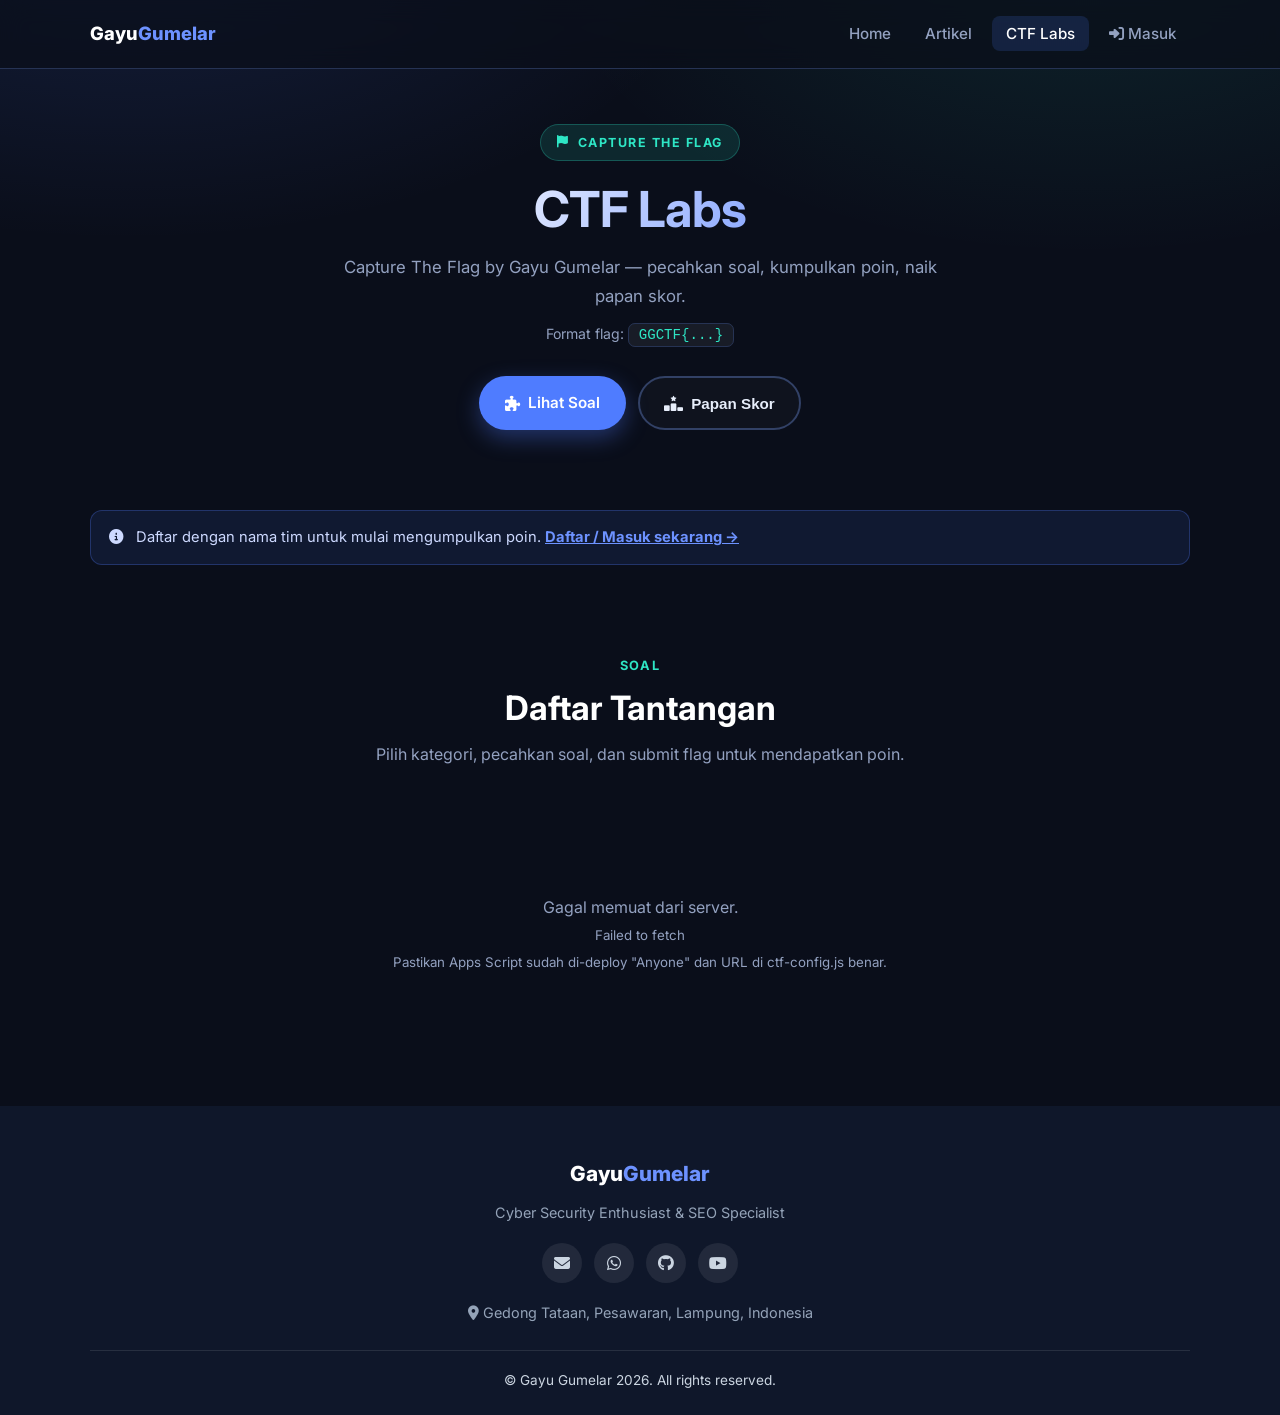
<file: ctf/index.html>
<!DOCTYPE html>
<html lang="id">
<head>
  <meta charset="utf-8" />
  <meta name="viewport" content="width=device-width, initial-scale=1" />
  <title>Gayu CTF — Capture The Flag</title>
  <meta name="description" content="Platform Capture The Flag (CTF) latihan oleh Gayu Gumelar. Pecahkan soal Web, Crypto, dan Misc untuk mengasah skill cyber security." />
  <meta name="author" content="Gayu Gumelar" />
  <meta property="og:title" content="Gayu CTF — Capture The Flag" />
  <meta property="og:description" content="Asah skill cyber security: pecahkan soal CTF dan kumpulkan poin." />
  <meta property="og:type" content="website" />
  <link rel="icon" type="image/x-icon" href="../assets/favicon.ico" />
  <link rel="preconnect" href="https://fonts.googleapis.com" />
  <link href="https://fonts.googleapis.com/css2?family=Inter:wght@400;500;600;700;800&display=swap" rel="stylesheet" />
  <link rel="stylesheet" href="https://cdnjs.cloudflare.com/ajax/libs/font-awesome/6.5.1/css/all.min.css" />
  <link rel="stylesheet" href="../css/style.css" />
  <link rel="stylesheet" href="../css/ctf.css" />

  <!-- =========================================================
       CTF-HINT (soal "Inspect Element"):
       Bagus! Kamu menemukan komentar tersembunyi ini.
       Flag soal Inspect Element (encoded base64):
         R0dDVEZ7MW5zcDNjdF8zbDNtM250X2Z0d30=
       Decode base64 di atas untuk mendapatkan flag-nya.
       ========================================================= -->
</head>
<body id="top" class="ctf-body">
  <!-- Navbar -->
  <nav class="navbar" id="navbar">
    <div class="container">
      <a class="brand" href="../index.html">Gayu<span>Gumelar</span></a>
      <button class="nav-toggle" id="navToggle" aria-label="Menu"><i class="fa-solid fa-bars"></i></button>
      <ul class="nav-links" id="navLinks">
        <li><a href="../index.html">Home</a></li>
        <li><a href="../articles.html">Artikel</a></li>
        <li><a href="index.html" class="active">CTF Labs</a></li>
        <li><a href="#" id="ctf-auth-link"><i class="fa-solid fa-right-to-bracket"></i> Masuk</a></li>
      </ul>
    </div>
  </nav>

  <!-- Hero -->
  <header class="ctf-hero">
    <div class="container">
      <div class="ctf-badge"><i class="fa-solid fa-flag"></i> Capture The Flag</div>
      <h1 id="ctf-title">Gayu CTF</h1>
      <p class="lead" id="ctf-subtitle">Memuat…</p>
      <p class="ctf-flagfmt">Format flag: <code id="ctf-flagfmt">GGCTF{...}</code></p>

      <!-- Player stat bar (shown when logged in) -->
      <div class="ctf-statbar" id="ctf-statbar" hidden>
        <div class="ctf-stat"><span class="num" id="stat-score">0</span><span class="lbl">Poin</span></div>
        <div class="ctf-stat"><span class="num" id="stat-solved">0</span><span class="lbl">Terpecahkan</span></div>
        <div class="ctf-stat"><span class="num" id="stat-total">0</span><span class="lbl">Total Soal</span></div>
        <div class="ctf-stat"><span class="num" id="stat-rank">—</span><span class="lbl">Peringkat</span></div>
      </div>

      <div class="ctf-hero-actions">
        <a href="#challenges" class="btn btn-primary"><i class="fa-solid fa-puzzle-piece"></i> Lihat Soal</a>
        <button class="btn btn-outline" id="ctf-scoreboard-btn"><i class="fa-solid fa-ranking-star"></i> Papan Skor</button>
      </div>
    </div>
  </header>

  <!-- Not-logged-in notice -->
  <div class="container">
    <div class="ctf-loginhint" id="ctf-loginhint">
      <i class="fa-solid fa-circle-info"></i>
      <span>Daftar dengan nama tim untuk mulai mengumpulkan poin. <a href="#" id="ctf-loginhint-link">Daftar / Masuk sekarang →</a></span>
    </div>
  </div>

  <!-- Challenges -->
  <section class="section" id="challenges">
    <div class="container">
      <div class="section-head reveal">
        <div class="eyebrow">Soal</div>
        <h2>Daftar Tantangan</h2>
        <p>Pilih kategori, pecahkan soal, dan submit flag untuk mendapatkan poin.</p>
      </div>

      <div class="filter-bar" id="ctf-filters"></div>
      <div class="ctf-progress-wrap" id="ctf-progress-wrap" hidden>
        <div class="ctf-progress"><div class="ctf-progress-fill" id="ctf-progress-fill"></div></div>
        <span class="ctf-progress-label" id="ctf-progress-label"></span>
      </div>

      <div class="ctf-grid" id="ctf-grid">
        <div class="empty-state">Memuat soal…</div>
      </div>
    </div>
  </section>

  <!-- Challenge modal -->
  <div class="ctf-modal" id="ctf-modal" aria-hidden="true">
    <div class="ctf-modal-card">
      <button class="lightbox-close" id="ctf-modal-close" aria-label="Tutup">&times;</button>
      <div class="ctf-modal-head">
        <span class="ctf-cat-badge" id="m-category"></span>
        <span class="ctf-diff" id="m-difficulty"></span>
        <span class="ctf-pts" id="m-points"></span>
      </div>
      <h3 id="m-title"></h3>
      <div class="ctf-modal-meta" id="m-author"></div>
      <div class="ctf-desc" id="m-description"></div>
      <div class="ctf-files" id="m-files"></div>

      <div class="ctf-hint-box" id="m-hint-box" hidden>
        <button class="btn btn-light btn-sm" id="m-hint-toggle"><i class="fa-solid fa-lightbulb"></i> Tampilkan Hint</button>
        <p class="ctf-hint-text" id="m-hint-text" hidden></p>
      </div>

      <form class="ctf-submit" id="m-submit-form">
        <label for="m-flag">Submit Flag</label>
        <div class="ctf-submit-row">
          <input type="text" id="m-flag" placeholder="GGCTF{...}" autocomplete="off" spellcheck="false" />
          <button type="submit" class="btn btn-primary"><i class="fa-solid fa-paper-plane"></i> Kirim</button>
        </div>
        <div class="ctf-submit-msg" id="m-submit-msg"></div>
      </form>

      <div class="ctf-solved-banner" id="m-solved-banner" hidden>
        <i class="fa-solid fa-circle-check"></i> Sudah kamu pecahkan! +<span id="m-solved-pts"></span> poin
      </div>
    </div>
  </div>

  <!-- Auth modal (register / login: nama tim + password) -->
  <div class="ctf-modal" id="ctf-auth-modal" aria-hidden="true">
    <div class="ctf-modal-card ctf-auth-card">
      <button class="lightbox-close" id="ctf-auth-close" aria-label="Tutup">&times;</button>
      <i class="fa-solid fa-user-secret ctf-auth-icon"></i>
      <h3>Masuk ke CTF Labs</h3>
      <p class="ctf-auth-sub">Daftar atau login dengan nama tim &amp; password. Skor tersimpan di server — bisa lanjut dari perangkat mana pun.</p>

      <div class="ctf-auth-tabs">
        <button type="button" class="ctf-auth-tab active" data-mode="register">Daftar</button>
        <button type="button" class="ctf-auth-tab" data-mode="login">Login</button>
      </div>

      <form id="ctf-auth-form">
        <div class="form-group">
          <label>Nama Tim / Nickname</label>
          <input type="text" id="ctf-name" placeholder="cth: h4ck3r_gayu" maxlength="24" autocomplete="username" />
        </div>
        <div class="form-group">
          <label>Password</label>
          <input type="password" id="ctf-pass" placeholder="min. 4 karakter" autocomplete="current-password" />
        </div>
        <button type="submit" class="btn btn-primary" id="ctf-auth-submit" style="width:100%"><i class="fa-solid fa-user-plus"></i> Daftar &amp; Main</button>
        <div class="ctf-submit-msg" id="ctf-auth-msg"></div>
      </form>
      <p class="ctf-auth-note"><i class="fa-solid fa-circle-info"></i> Password disimpan dalam bentuk hash di Google Sheet milikmu. Jangan pakai password penting/akun lain.</p>
    </div>
  </div>

  <!-- Scoreboard modal -->
  <div class="ctf-modal" id="ctf-score-modal" aria-hidden="true">
    <div class="ctf-modal-card">
      <button class="lightbox-close" id="ctf-score-close" aria-label="Tutup">&times;</button>
      <h3><i class="fa-solid fa-ranking-star"></i> Papan Skor</h3>
      <p class="ctf-auth-sub">Peringkat global semua tim — diperbarui real-time.</p>
      <div class="ctf-scoretable" id="ctf-scoretable"></div>
    </div>
  </div>

  <!-- Toast -->
  <div class="ctf-toast" id="ctf-toast" hidden></div>

  <footer class="footer" id="footer"></footer>

  <script src="../js/site.js"></script>
  <script src="../js/ctf-config.js"></script>
  <script src="../js/ctf.js"></script>
</body>
</html>
</file>
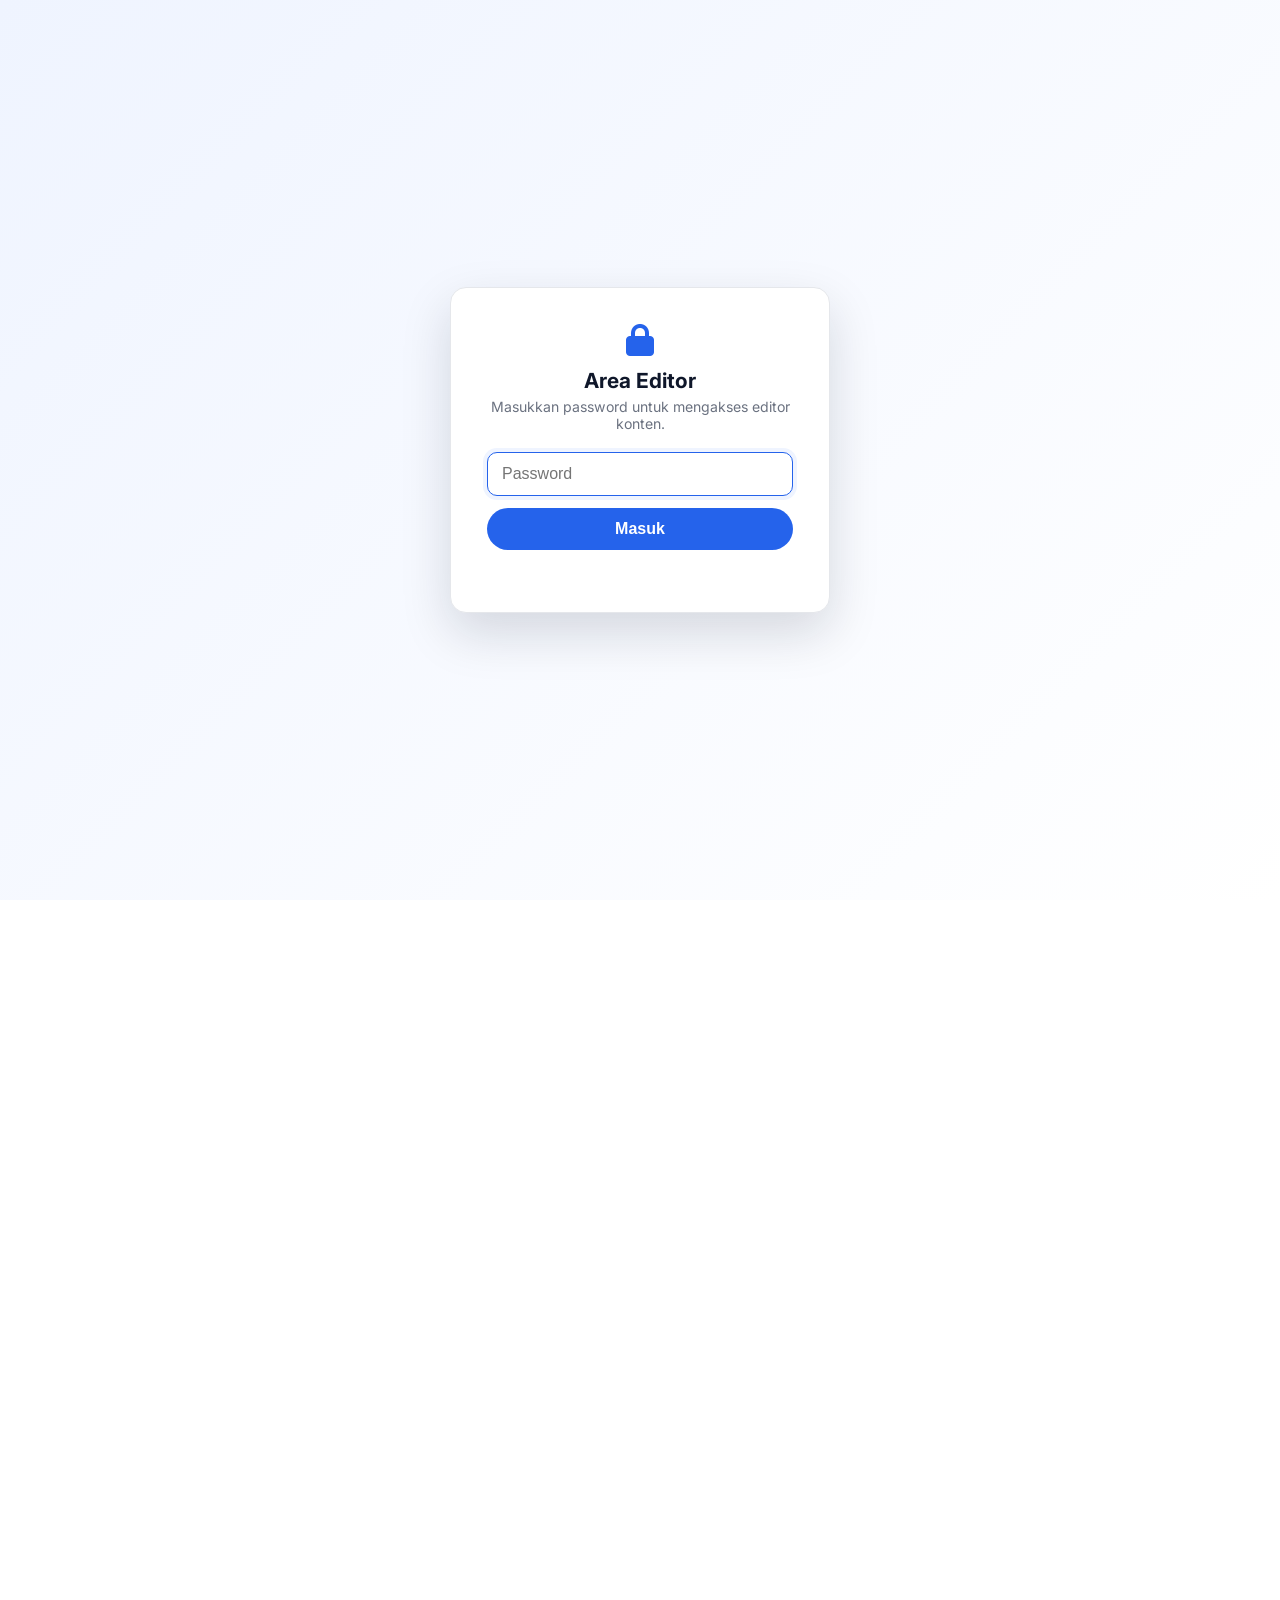
<file: admin.html>
<!DOCTYPE html>
<html lang="id">
<head>
  <meta charset="utf-8" />
  <meta name="viewport" content="width=device-width, initial-scale=1" />
  <title>Editor — Gayu Gumelar</title>
  <meta name="robots" content="noindex" />
  <link rel="icon" type="image/x-icon" href="assets/favicon.ico" />
  <link rel="preconnect" href="https://fonts.googleapis.com" />
  <link href="https://fonts.googleapis.com/css2?family=Inter:wght@400;500;600;700;800&display=swap" rel="stylesheet" />
  <link rel="stylesheet" href="https://cdnjs.cloudflare.com/ajax/libs/font-awesome/6.5.1/css/all.min.css" />
  <link rel="stylesheet" href="css/style.css" />
  <!-- Password gate (client-side, hanya penghalang ringan) -->
  <script src="js/admin-gate.js"></script>
</head>
<body id="top">
  <nav class="navbar" id="navbar">
    <div class="container">
      <a class="brand" href="index.html">Gayu<span>Gumelar</span></a>
      <button class="nav-toggle" id="navToggle" aria-label="Menu"><i class="fa-solid fa-bars"></i></button>
      <ul class="nav-links" id="navLinks">
        <li><a href="index.html">Home</a></li>
        <li><a href="articles.html">Artikel</a></li>
        <li><a href="admin.html" class="active">Editor</a></li>
      </ul>
    </div>
  </nav>

  <div class="admin-wrap">
    <div class="section-head" style="text-align:left;margin-bottom:24px">
      <div class="eyebrow">Editor Konten</div>
      <h2>Tambah Artikel &amp; Sertifikat</h2>
    </div>

    <div class="alert alert-info">
      <strong>Cara pakai (situs statis / GitHub Pages):</strong> Isi form di bawah, klik <em>Generate</em>,
      lalu (1) simpan file <code>.md</code> ke folder <code>articles/</code>, dan (2) tempel entri JSON ke bagian
      atas <code>articles/index.json</code> (artikel) atau <code>data/certificates.json</code> (sertifikat).
      Commit &amp; push — selesai. Tidak perlu server/database.
    </div>

    <div class="admin-tabs">
      <button class="admin-tab active" data-target="panel-article"><i class="fa-solid fa-newspaper"></i> Artikel</button>
      <button class="admin-tab" data-target="panel-cert"><i class="fa-solid fa-award"></i> Sertifikat</button>
    </div>

    <!-- ===== ARTICLE PANEL ===== -->
    <div class="admin-panel" id="panel-article">
      <div class="form-row">
        <div class="form-group">
          <label>Judul Artikel *</label>
          <input type="text" id="a-title" placeholder="Tips Memulai Bug Bounty" />
        </div>
        <div class="form-group">
          <label>Slug (URL)</label>
          <input type="text" id="a-slug" placeholder="otomatis dari judul" />
          <div class="hint">Nama file akan menjadi <code>slug.md</code></div>
        </div>
      </div>
      <div class="form-group">
        <label>Ringkasan (excerpt)</label>
        <input type="text" id="a-excerpt" placeholder="Deskripsi singkat untuk kartu artikel" />
      </div>
      <div class="form-row">
        <div class="form-group">
          <label>Kategori</label>
          <input type="text" id="a-category" placeholder="Cyber Security" />
        </div>
        <div class="form-group">
          <label>Tags (pisah koma)</label>
          <input type="text" id="a-tags" placeholder="bug bounty, pentest" />
        </div>
      </div>
      <div class="form-row">
        <div class="form-group">
          <label>Gambar Cover (path)</label>
          <input type="text" id="a-cover" placeholder="assets/img/portfolio/xxx.jpg" />
        </div>
        <div class="form-group">
          <label>Penulis</label>
          <input type="text" id="a-author" value="Gayu Gumelar" />
        </div>
      </div>
      <div class="form-row">
        <div class="form-group">
          <label>Tanggal</label>
          <input type="date" id="a-date" />
        </div>
        <div class="form-group">
          <label>Estimasi Baca (menit)</label>
          <input type="number" id="a-reading" value="5" min="1" />
        </div>
      </div>
      <div class="form-group">
        <label>Isi Artikel (Markdown) *</label>
        <textarea id="a-body" placeholder="# Judul&#10;&#10;Tulis artikel dalam format Markdown di sini..."># Judul Artikel

Tulis paragraf pembuka di sini.

## Sub Judul

- Poin pertama
- Poin kedua

> Kutipan menarik.

```
contoh kode
```
</textarea>
        <div class="hint">Mendukung Markdown: heading (#), list (-), tabel, kode (```), kutipan (&gt;), gambar, link.</div>
      </div>
      <button class="btn btn-primary" id="a-build"><i class="fa-solid fa-gears"></i> Generate</button>

      <div id="a-output" style="display:none;margin-top:28px">
        <h3 style="margin-bottom:6px">1. Simpan file: <code id="a-filename"></code></h3>
        <div style="display:flex;gap:8px;margin:10px 0">
          <button class="btn btn-outline" id="a-dl-md"><i class="fa-solid fa-download"></i> Download .md</button>
          <button class="btn btn-outline" id="a-copy-md"><i class="fa-solid fa-copy"></i> Salin isi</button>
        </div>
        <div class="output-box" id="a-out-md"></div>

        <h3 style="margin:24px 0 6px">2. Tempel ke atas <code>articles/index.json</code></h3>
        <button class="btn btn-outline" id="a-copy-json"><i class="fa-solid fa-copy"></i> Salin JSON</button>
        <div class="output-box" id="a-out-json"></div>
      </div>
    </div>

    <!-- ===== CERTIFICATE PANEL ===== -->
    <div class="admin-panel" id="panel-cert" style="display:none">
      <div class="form-group">
        <label>Judul Sertifikat *</label>
        <input type="text" id="c-title" placeholder="Google Cyber Security Certificate" />
      </div>
      <div class="form-group">
        <label>Path Gambar</label>
        <input type="text" id="c-image" placeholder="assets/img/portfolio/xxx.jpg" />
        <div class="hint">Letakkan file gambar di <code>assets/img/portfolio/</code> lebih dulu.</div>
      </div>
      <div class="form-group">
        <label>Deskripsi</label>
        <input type="text" id="c-desc" placeholder="Keterangan sertifikat" />
      </div>
      <div class="form-row">
        <div class="form-group">
          <label>Kategori</label>
          <select id="c-category">
            <option>Sertifikasi</option>
            <option>Bug Bounty</option>
            <option>Prestasi</option>
            <option>Kursus</option>
            <option>Pelatihan</option>
          </select>
        </div>
        <div class="form-group">
          <label>Tahun</label>
          <input type="text" id="c-year" placeholder="2024" />
        </div>
      </div>
      <button class="btn btn-primary" id="c-build"><i class="fa-solid fa-gears"></i> Generate</button>

      <div id="c-output" style="display:none;margin-top:28px">
        <h3 style="margin-bottom:6px">Tempel ke atas array <code>data/certificates.json</code></h3>
        <button class="btn btn-outline" id="c-copy-json"><i class="fa-solid fa-copy"></i> Salin JSON</button>
        <div class="output-box" id="c-out-json"></div>
      </div>
    </div>
  </div>

  <footer class="footer" id="footer"></footer>

  <script src="js/site.js"></script>
  <script src="js/admin.js"></script>
</body>
</html>
</file>
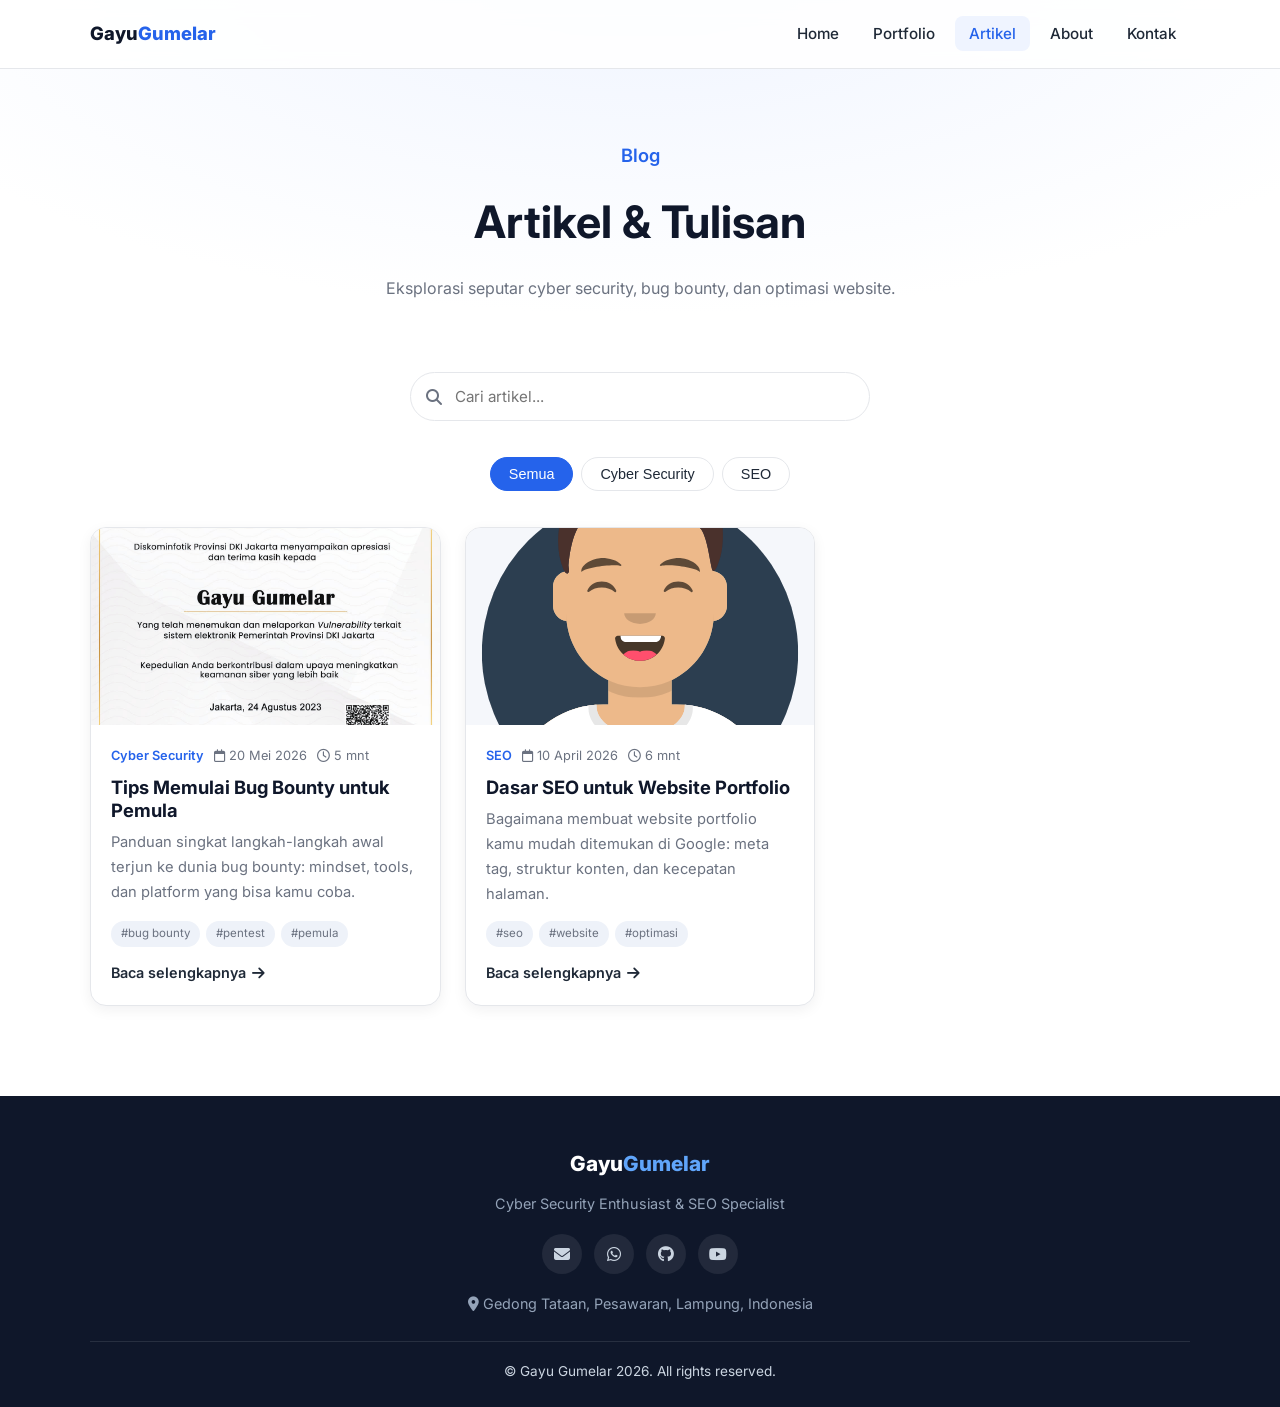
<file: articles.html>
<!DOCTYPE html>
<html lang="id">
<head>
  <meta charset="utf-8" />
  <meta name="viewport" content="width=device-width, initial-scale=1" />
  <title>Artikel — Gayu Gumelar</title>
  <meta name="description" content="Kumpulan artikel Gayu Gumelar seputar cyber security, bug bounty, dan SEO." />
  <link rel="icon" type="image/x-icon" href="assets/favicon.ico" />
  <link rel="preconnect" href="https://fonts.googleapis.com" />
  <link href="https://fonts.googleapis.com/css2?family=Inter:wght@400;500;600;700;800&display=swap" rel="stylesheet" />
  <link rel="stylesheet" href="https://cdnjs.cloudflare.com/ajax/libs/font-awesome/6.5.1/css/all.min.css" />
  <link rel="stylesheet" href="css/style.css" />
</head>
<body id="top">
  <nav class="navbar" id="navbar">
    <div class="container">
      <a class="brand" href="index.html">Gayu<span>Gumelar</span></a>
      <button class="nav-toggle" id="navToggle" aria-label="Menu"><i class="fa-solid fa-bars"></i></button>
      <ul class="nav-links" id="navLinks">
        <li><a href="index.html">Home</a></li>
        <li><a href="index.html#portfolio">Portfolio</a></li>
        <li><a href="articles.html" class="active">Artikel</a></li>
        <li><a href="index.html#about">About</a></li>
        <li><a href="index.html#contact">Kontak</a></li>
      </ul>
    </div>
  </nav>

  <header class="hero" style="padding:140px 0 50px">
    <div class="container">
      <div class="role">Blog</div>
      <h1>Artikel &amp; Tulisan</h1>
      <p class="lead">Eksplorasi seputar cyber security, bug bounty, dan optimasi website.</p>
    </div>
  </header>

  <section class="section" style="padding-top:20px">
    <div class="container">
      <div class="search-wrap">
        <i class="fa-solid fa-magnifying-glass"></i>
        <input type="text" id="search" placeholder="Cari artikel..." />
      </div>
      <div class="filter-bar" id="article-filters"></div>
      <div class="grid" id="article-grid"></div>
    </div>
  </section>

  <footer class="footer" id="footer"></footer>

  <script src="js/site.js"></script>
  <script src="js/articles.js"></script>
</body>
</html>
</file>
<file: css/style.css>
/* =========================================================
   Gayu Gumelar — Portfolio & Blog
   Tema: Light / White + Blue accent
   ========================================================= */

:root {
  --primary: #2563eb;
  --primary-dark: #1d4ed8;
  --primary-soft: #eff4ff;
  --bg: #ffffff;
  --bg-soft: #f5f7fb;
  --bg-soft-2: #eef2f9;
  --text: #1f2937;
  --heading: #0f172a;
  --muted: #6b7280;
  --border: #e5e7eb;
  --shadow: 0 10px 30px rgba(15, 23, 42, 0.08);
  --shadow-sm: 0 4px 14px rgba(15, 23, 42, 0.06);
  --radius: 16px;
  --radius-sm: 10px;
  --container: 1140px;
  --font: "Inter", -apple-system, BlinkMacSystemFont, "Segoe UI", Roboto, sans-serif;
}

* { box-sizing: border-box; margin: 0; padding: 0; }

html { scroll-behavior: smooth; }

body {
  font-family: var(--font);
  color: var(--text);
  background: var(--bg);
  line-height: 1.7;
  -webkit-font-smoothing: antialiased;
}

h1, h2, h3, h4 { color: var(--heading); line-height: 1.25; font-weight: 700; }
a { color: var(--primary); text-decoration: none; transition: color .2s; }
a:hover { color: var(--primary-dark); }
img { max-width: 100%; display: block; }

.container {
  width: 100%;
  max-width: var(--container);
  margin: 0 auto;
  padding: 0 20px;
}

.section { padding: 90px 0; }
.section--soft { background: var(--bg-soft); }

.section-head { text-align: center; max-width: 640px; margin: 0 auto 50px; }
.section-head .eyebrow {
  color: var(--primary);
  font-weight: 700;
  letter-spacing: .12em;
  text-transform: uppercase;
  font-size: .8rem;
}
.section-head h2 { font-size: 2.1rem; margin: 10px 0 12px; }
.section-head p { color: var(--muted); }

/* ---------- Buttons ---------- */
.btn {
  display: inline-flex;
  align-items: center;
  gap: 8px;
  padding: 12px 24px;
  border-radius: 999px;
  font-weight: 600;
  font-size: .95rem;
  cursor: pointer;
  border: 2px solid transparent;
  transition: all .2s;
  white-space: nowrap;
}
.btn-primary { background: var(--primary); color: #fff; }
.btn-primary:hover { background: var(--primary-dark); color: #fff; transform: translateY(-2px); box-shadow: var(--shadow-sm); }
.btn-outline { background: transparent; color: var(--primary); border-color: var(--primary); }
.btn-outline:hover { background: var(--primary); color: #fff; }
.btn-light { background: #fff; color: var(--primary); }
.btn-light:hover { background: var(--primary-soft); color: var(--primary-dark); }

/* ---------- Navbar ---------- */
.navbar {
  position: fixed;
  top: 0; left: 0; right: 0;
  z-index: 1000;
  background: rgba(255,255,255,.85);
  backdrop-filter: blur(10px);
  border-bottom: 1px solid var(--border);
  transition: box-shadow .3s;
}
.navbar.scrolled { box-shadow: var(--shadow-sm); }
.navbar .container { display: flex; align-items: center; justify-content: space-between; height: 68px; }
.brand { font-weight: 800; font-size: 1.15rem; color: var(--heading); }
.brand span { color: var(--primary); }
.nav-links { display: flex; align-items: center; gap: 6px; list-style: none; }
.nav-links a {
  color: var(--text);
  font-weight: 500;
  padding: 8px 14px;
  border-radius: 8px;
  font-size: .95rem;
}
.nav-links a:hover, .nav-links a.active { color: var(--primary); background: var(--primary-soft); }
.nav-toggle { display: none; background: none; border: 0; font-size: 1.4rem; color: var(--heading); cursor: pointer; }

/* ---------- Hero ---------- */
.hero {
  padding: 150px 0 90px;
  background: radial-gradient(1200px 500px at 50% -10%, var(--primary-soft), transparent 70%);
}
.hero .container { display: grid; grid-template-columns: 1fr; place-items: center; text-align: center; gap: 24px; }
.hero-avatar {
  width: 150px; height: 150px; border-radius: 50%;
  object-fit: cover; border: 5px solid #fff; box-shadow: var(--shadow);
}
.hero h1 { font-size: 2.8rem; }
.hero .role { color: var(--primary); font-weight: 600; font-size: 1.15rem; }
.hero .lead { color: var(--muted); max-width: 620px; }
.hero-actions { display: flex; gap: 12px; flex-wrap: wrap; justify-content: center; }
.hero-social { display: flex; gap: 10px; margin-top: 6px; }
.hero-social a {
  width: 42px; height: 42px; border-radius: 50%;
  display: grid; place-items: center;
  background: #fff; color: var(--text);
  border: 1px solid var(--border); box-shadow: var(--shadow-sm);
}
.hero-social a:hover { background: var(--primary); color: #fff; border-color: var(--primary); transform: translateY(-2px); }

/* ---------- Stats ---------- */
.stats { display: grid; grid-template-columns: repeat(3, 1fr); gap: 20px; margin-top: 20px; }
.stat { text-align: center; }
.stat .num { font-size: 2rem; font-weight: 800; color: var(--primary); }
.stat .lbl { color: var(--muted); font-size: .9rem; }

/* ---------- About ---------- */
.about-grid { display: grid; grid-template-columns: 1fr 1fr; gap: 40px; align-items: center; }
.about-grid p { margin-bottom: 16px; color: var(--text); }
.about-card {
  background: var(--bg); border: 1px solid var(--border); border-radius: var(--radius);
  padding: 32px; box-shadow: var(--shadow-sm);
}

/* ---------- Portfolio / Certificates ---------- */
.filter-bar { display: flex; flex-wrap: wrap; gap: 8px; justify-content: center; margin-bottom: 36px; }
.filter-btn {
  padding: 8px 18px; border-radius: 999px; border: 1px solid var(--border);
  background: #fff; color: var(--text); cursor: pointer; font-weight: 500; font-size: .9rem;
  transition: all .2s;
}
.filter-btn:hover { border-color: var(--primary); color: var(--primary); }
.filter-btn.active { background: var(--primary); color: #fff; border-color: var(--primary); }

.grid {
  display: grid;
  grid-template-columns: repeat(3, 1fr);
  gap: 24px;
}
.card {
  background: #fff; border: 1px solid var(--border); border-radius: var(--radius);
  overflow: hidden; box-shadow: var(--shadow-sm); transition: transform .25s, box-shadow .25s;
  display: flex; flex-direction: column;
}
.card:hover { transform: translateY(-5px); box-shadow: var(--shadow); }

.cert-card { cursor: pointer; }
.cert-thumb { aspect-ratio: 4/3; overflow: hidden; background: var(--bg-soft); }
.cert-thumb img { width: 100%; height: 100%; object-fit: cover; transition: transform .35s; }
.cert-card:hover .cert-thumb img { transform: scale(1.06); }
.cert-body { padding: 18px; }
.cert-body .badge {
  display: inline-block; font-size: .72rem; font-weight: 600; color: var(--primary);
  background: var(--primary-soft); padding: 4px 10px; border-radius: 999px; margin-bottom: 8px;
}
.cert-body h3 { font-size: 1rem; margin-bottom: 4px; }
.cert-body .year { color: var(--muted); font-size: .85rem; }

/* ---------- Article cards ---------- */
.article-card { cursor: pointer; }
.article-cover { aspect-ratio: 16/9; overflow: hidden; background: var(--bg-soft); }
.article-cover img { width: 100%; height: 100%; object-fit: cover; transition: transform .35s; }
.article-card:hover .article-cover img { transform: scale(1.05); }
.article-body { padding: 20px; display: flex; flex-direction: column; flex: 1; }
.article-meta { display: flex; align-items: center; gap: 10px; font-size: .8rem; color: var(--muted); margin-bottom: 10px; flex-wrap: wrap; }
.article-cat { color: var(--primary); font-weight: 600; }
.article-body h3 { font-size: 1.15rem; margin-bottom: 8px; }
.article-body p { color: var(--muted); font-size: .92rem; flex: 1; }
.article-tags { display: flex; flex-wrap: wrap; gap: 6px; margin-top: 14px; }
.tag { font-size: .72rem; background: var(--bg-soft-2); color: var(--muted); padding: 3px 10px; border-radius: 999px; }
.read-more { margin-top: 14px; font-weight: 600; font-size: .9rem; display: inline-flex; align-items: center; gap: 6px; }

/* ---------- Search ---------- */
.search-wrap { max-width: 460px; margin: 0 auto 36px; position: relative; }
.search-wrap input {
  width: 100%; padding: 14px 18px 14px 44px; border-radius: 999px;
  border: 1px solid var(--border); font-size: .95rem; font-family: var(--font); outline: none;
  transition: border .2s, box-shadow .2s;
}
.search-wrap input:focus { border-color: var(--primary); box-shadow: 0 0 0 4px var(--primary-soft); }
.search-wrap i { position: absolute; left: 16px; top: 50%; transform: translateY(-50%); color: var(--muted); }

.empty-state { text-align: center; color: var(--muted); padding: 40px 0; grid-column: 1/-1; }

/* ---------- Lightbox modal (certificates) ---------- */
.lightbox {
  position: fixed; inset: 0; z-index: 2000;
  background: rgba(15,23,42,.8); backdrop-filter: blur(4px);
  display: none; align-items: center; justify-content: center; padding: 24px;
}
.lightbox.open { display: flex; }
.lightbox-content {
  background: #fff; border-radius: var(--radius); max-width: 860px; width: 100%;
  max-height: 92vh; overflow: auto; padding: 28px; text-align: center; position: relative;
}
.lightbox-content h3 { margin-bottom: 6px; }
.lightbox-content .badge {
  display: inline-block; font-size: .72rem; font-weight: 600; color: var(--primary);
  background: var(--primary-soft); padding: 4px 10px; border-radius: 999px; margin-bottom: 14px;
}
.lightbox-content img { border-radius: var(--radius-sm); margin: 0 auto 16px; border: 1px solid var(--border); }
.lightbox-content p { color: var(--muted); margin-bottom: 18px; }
.lightbox-close {
  position: absolute; top: 14px; right: 16px; background: var(--bg-soft); border: 0;
  width: 38px; height: 38px; border-radius: 50%; cursor: pointer; font-size: 1.1rem; color: var(--text);
}
.lightbox-close:hover { background: var(--primary); color: #fff; }

/* ---------- Article reading page ---------- */
.article-hero { padding: 120px 0 30px; }
.article-hero .container { max-width: 800px; }
.back-link { display: inline-flex; align-items: center; gap: 6px; color: var(--muted); font-size: .9rem; margin-bottom: 20px; }
.article-hero h1 { font-size: 2.4rem; margin-bottom: 14px; }
.article-hero .article-meta { font-size: .9rem; }
.article-cover-full { max-width: 800px; margin: 0 auto 30px; border-radius: var(--radius); overflow: hidden; box-shadow: var(--shadow-sm); }
.article-content { max-width: 760px; margin: 0 auto; padding: 0 20px 90px; font-size: 1.06rem; }
.article-content h1 { font-size: 1.9rem; margin: 32px 0 14px; }
.article-content h2 { font-size: 1.5rem; margin: 30px 0 12px; padding-top: 6px; }
.article-content h3 { font-size: 1.2rem; margin: 24px 0 10px; }
.article-content p { margin-bottom: 18px; }
.article-content ul, .article-content ol { margin: 0 0 18px 24px; }
.article-content li { margin-bottom: 6px; }
.article-content img { border-radius: var(--radius-sm); margin: 20px 0; }
.article-content a { text-decoration: underline; }
.article-content blockquote {
  border-left: 4px solid var(--primary); background: var(--primary-soft);
  padding: 14px 20px; margin: 0 0 18px; border-radius: 0 8px 8px 0; color: var(--heading); font-style: italic;
}
.article-content code {
  background: var(--bg-soft-2); color: #b91c1c; padding: 2px 6px; border-radius: 6px;
  font-family: "SFMono-Regular", Consolas, monospace; font-size: .9em;
}
.article-content pre {
  background: #0f172a; color: #e2e8f0; padding: 18px; border-radius: var(--radius-sm);
  overflow-x: auto; margin: 0 0 20px;
}
.article-content pre code { background: none; color: inherit; padding: 0; }
.article-content table { width: 100%; border-collapse: collapse; margin: 0 0 20px; font-size: .95rem; }
.article-content th, .article-content td { border: 1px solid var(--border); padding: 10px 14px; text-align: left; }
.article-content th { background: var(--bg-soft); }

/* ---------- Contact ---------- */
.contact-grid { display: grid; grid-template-columns: repeat(2, 1fr); gap: 20px; max-width: 760px; margin: 0 auto; }
.contact-item {
  background: #fff; border: 1px solid var(--border); border-radius: var(--radius);
  padding: 24px; display: flex; align-items: center; gap: 16px; box-shadow: var(--shadow-sm);
}
.contact-item i { font-size: 1.4rem; color: var(--primary); width: 48px; height: 48px; display: grid; place-items: center; background: var(--primary-soft); border-radius: 12px; }
.contact-item .label { font-size: .8rem; color: var(--muted); }
.contact-item .value { font-weight: 600; color: var(--heading); }

/* ---------- Footer ---------- */
.footer { background: #0f172a; color: #cbd5e1; padding: 50px 0 24px; text-align: center; }
.footer .brand { color: #fff; font-size: 1.3rem; display: inline-block; margin-bottom: 10px; }
.footer .brand span { color: #60a5fa; }
.footer-social { display: flex; gap: 12px; justify-content: center; margin: 18px 0; }
.footer-social a {
  width: 40px; height: 40px; border-radius: 50%; display: grid; place-items: center;
  background: rgba(255,255,255,.08); color: #cbd5e1;
}
.footer-social a:hover { background: var(--primary); color: #fff; }
.footer p { color: #94a3b8; font-size: .9rem; }
.footer .copyright { border-top: 1px solid rgba(255,255,255,.1); margin-top: 24px; padding-top: 18px; font-size: .85rem; }

/* ---------- Admin / Editor ---------- */
.admin-wrap { max-width: 900px; margin: 0 auto; padding: 120px 20px 80px; }
.admin-tabs { display: flex; gap: 8px; margin-bottom: 24px; border-bottom: 1px solid var(--border); }
.admin-tab { padding: 12px 20px; cursor: pointer; border: 0; background: none; font-weight: 600; color: var(--muted); border-bottom: 3px solid transparent; }
.admin-tab.active { color: var(--primary); border-bottom-color: var(--primary); }
.form-group { margin-bottom: 18px; }
.form-group label { display: block; font-weight: 600; margin-bottom: 6px; font-size: .9rem; }
.form-group input, .form-group textarea, .form-group select {
  width: 100%; padding: 12px 14px; border: 1px solid var(--border); border-radius: var(--radius-sm);
  font-family: var(--font); font-size: .95rem; outline: none; transition: border .2s, box-shadow .2s;
}
.form-group textarea { resize: vertical; min-height: 240px; font-family: "SFMono-Regular", Consolas, monospace; }
.form-group input:focus, .form-group textarea:focus, .form-group select:focus { border-color: var(--primary); box-shadow: 0 0 0 4px var(--primary-soft); }
.form-row { display: grid; grid-template-columns: 1fr 1fr; gap: 16px; }
.hint { font-size: .82rem; color: var(--muted); margin-top: 4px; }
.output-box {
  background: #0f172a; color: #e2e8f0; padding: 18px; border-radius: var(--radius-sm);
  white-space: pre-wrap; word-break: break-word; font-family: "SFMono-Regular", Consolas, monospace;
  font-size: .85rem; max-height: 360px; overflow: auto; margin-top: 10px;
}
.alert { padding: 14px 18px; border-radius: var(--radius-sm); margin-bottom: 20px; font-size: .9rem; }
.alert-info { background: var(--primary-soft); color: var(--primary-dark); }

/* ---------- Animations ---------- */
.reveal { opacity: 0; transform: translateY(24px); transition: opacity .6s ease, transform .6s ease; }
.reveal.in { opacity: 1; transform: none; }

/* ---------- Responsive ---------- */
@media (max-width: 900px) {
  .grid { grid-template-columns: repeat(2, 1fr); }
  .about-grid { grid-template-columns: 1fr; }
}
@media (max-width: 720px) {
  .nav-toggle { display: block; }
  .nav-links {
    position: fixed; top: 68px; right: 0; left: 0;
    flex-direction: column; align-items: stretch; gap: 0;
    background: #fff; border-bottom: 1px solid var(--border);
    padding: 10px 16px; box-shadow: var(--shadow); display: none;
  }
  .nav-links.open { display: flex; }
  .nav-links a { padding: 12px; border-radius: 8px; }
  .hero h1 { font-size: 2.1rem; }
  .section { padding: 64px 0; }
  .grid { grid-template-columns: 1fr; }
  .stats { gap: 10px; }
  .stat .num { font-size: 1.5rem; }
  .contact-grid, .form-row { grid-template-columns: 1fr; }
  .article-hero h1 { font-size: 1.8rem; }
}
</file>
<file: css/ctf.css>
/* =========================================================
   ctf.css — Tema gelap untuk platform Gayu CTF (/ctf)
   Scope: semua di bawah body.ctf-body
   ========================================================= */

.ctf-body {
  --c-bg: #0a0e1a;
  --c-bg-2: #0f1626;
  --c-panel: #131b30;
  --c-panel-2: #18223c;
  --c-border: #263354;
  --c-border-2: #324166;
  --c-text: #e7eefb;
  --c-muted: #93a1c0;
  --c-primary: #4f7cff;
  --c-primary-2: #6d92ff;
  --c-accent: #2ee6c5;
  --c-green: #34e29b;
  --c-yellow: #ffce5c;
  --c-red: #ff6b6b;

  background:
    radial-gradient(900px 500px at 85% -5%, rgba(46,230,197,.10), transparent 60%),
    radial-gradient(1100px 600px at 10% -10%, rgba(79,124,255,.16), transparent 55%),
    var(--c-bg);
  background-attachment: fixed;
  color: var(--c-text);
  min-height: 100vh;
}

/* Pastikan elemen ber-atribut hidden selalu tersembunyi (fix modal nongol) */
.ctf-body [hidden] { display: none !important; }

.ctf-body ::selection { background: rgba(79,124,255,.35); }

/* ---------- Navbar (override tema gelap) ---------- */
.ctf-body .navbar {
  background: rgba(10,14,26,.72);
  backdrop-filter: blur(12px);
  border-bottom: 1px solid var(--c-border);
}
.ctf-body .navbar.scrolled { box-shadow: 0 8px 30px rgba(0,0,0,.45); }
.ctf-body .brand { color: #fff; }
.ctf-body .brand span { color: var(--c-primary-2); }
.ctf-body .nav-links a { color: var(--c-muted); }
.ctf-body .nav-links a:hover,
.ctf-body .nav-links a.active { color: #fff; background: rgba(79,124,255,.16); }
.ctf-body .nav-toggle { color: #fff; }
@media (max-width: 720px) {
  .ctf-body .nav-links { background: var(--c-panel); border-bottom: 1px solid var(--c-border); }
}

/* ---------- Buttons ---------- */
.ctf-body .btn-primary { background: var(--c-primary); color: #fff; box-shadow: 0 8px 22px rgba(79,124,255,.35); }
.ctf-body .btn-primary:hover { background: var(--c-primary-2); box-shadow: 0 10px 28px rgba(79,124,255,.5); }
.ctf-body .btn-outline { color: var(--c-text); border-color: var(--c-border-2); background: rgba(255,255,255,.02); }
.ctf-body .btn-outline:hover { background: var(--c-primary); border-color: var(--c-primary); color: #fff; }
.ctf-body .btn-light { background: rgba(255,255,255,.06); color: var(--c-text); }
.ctf-body .btn-light:hover { background: rgba(255,255,255,.12); color: #fff; }
.btn-sm { padding: 8px 16px; font-size: .85rem; }

/* ---------- Hero ---------- */
.ctf-hero { padding: 124px 0 50px; text-align: center; position: relative; }
.ctf-badge {
  display: inline-flex; align-items: center; gap: 8px;
  background: rgba(46,230,197,.12); color: var(--c-accent);
  border: 1px solid rgba(46,230,197,.25);
  font-weight: 700; font-size: .78rem; letter-spacing: .12em; text-transform: uppercase;
  padding: 7px 16px; border-radius: 999px; margin-bottom: 18px;
}
.ctf-hero h1 {
  font-size: 3.1rem; color: #fff; letter-spacing: -.02em; margin-bottom: 12px;
  background: linear-gradient(120deg, #fff 30%, var(--c-primary-2) 70%, var(--c-accent));
  -webkit-background-clip: text; background-clip: text; -webkit-text-fill-color: transparent;
}
.ctf-hero .lead { color: var(--c-muted); max-width: 600px; margin: 0 auto; font-size: 1.05rem; }
.ctf-flagfmt { color: var(--c-muted); font-size: .88rem; margin-top: 12px; }
.ctf-flagfmt code {
  background: rgba(255,255,255,.06); border: 1px solid var(--c-border);
  padding: 3px 10px; border-radius: 7px; color: var(--c-accent);
  font-family: "SFMono-Regular", Consolas, monospace;
}
.ctf-hero-actions { display: flex; gap: 12px; justify-content: center; flex-wrap: wrap; margin-top: 28px; }

/* stat bar */
.ctf-statbar { display: flex; justify-content: center; flex-wrap: wrap; gap: 14px; margin: 30px auto 0; max-width: 660px; }
.ctf-stat {
  background: linear-gradient(180deg, var(--c-panel-2), var(--c-panel));
  border: 1px solid var(--c-border); border-radius: 16px; padding: 16px 26px; min-width: 124px;
}
.ctf-stat .num { display: block; font-size: 1.9rem; font-weight: 800; line-height: 1.1;
  background: linear-gradient(120deg, var(--c-primary-2), var(--c-accent));
  -webkit-background-clip: text; background-clip: text; -webkit-text-fill-color: transparent; }
.ctf-stat .lbl { color: var(--c-muted); font-size: .8rem; }

/* login hint */
.ctf-loginhint {
  display: flex; align-items: center; gap: 12px; flex-wrap: wrap;
  background: rgba(79,124,255,.10); color: #cdd9ff;
  border: 1px solid rgba(79,124,255,.28); border-radius: 12px;
  padding: 14px 18px; margin-top: 30px; font-size: .92rem;
}
.ctf-loginhint a { color: var(--c-primary-2); font-weight: 700; text-decoration: underline; }

/* ---------- Section / heads ---------- */
.ctf-body .section-head .eyebrow { color: var(--c-accent); }
.ctf-body .section-head h2 { color: #fff; }
.ctf-body .section-head p { color: var(--c-muted); }

/* progress */
.ctf-progress-wrap { display: flex; align-items: center; gap: 14px; max-width: 580px; margin: 0 auto 34px; }
.ctf-progress { flex: 1; height: 9px; background: rgba(255,255,255,.07); border-radius: 999px; overflow: hidden; }
.ctf-progress-fill { height: 100%; width: 0; background: linear-gradient(90deg, var(--c-primary), var(--c-accent)); transition: width .5s ease; }
.ctf-progress-label { font-size: .82rem; color: var(--c-muted); white-space: nowrap; }

/* ---------- Filters ---------- */
.ctf-body .filter-bar { gap: 10px; }
.ctf-body .filter-btn {
  background: var(--c-panel); border: 1px solid var(--c-border); color: var(--c-muted);
}
.ctf-body .filter-btn:hover { border-color: var(--c-primary); color: #fff; }
.ctf-body .filter-btn.active { background: var(--c-primary); border-color: var(--c-primary); color: #fff; }

/* ---------- Category section ---------- */
.ctf-cat-section { margin-bottom: 38px; }
.ctf-cat-head { display: flex; align-items: center; gap: 12px; margin: 0 0 18px; }
.ctf-cat-head h3 { font-size: 1.15rem; color: #fff; display: flex; align-items: center; gap: 10px; }
.ctf-cat-head .dot { width: 9px; height: 9px; border-radius: 50%; background: var(--c-accent); box-shadow: 0 0 10px var(--c-accent); }
.ctf-cat-head .count { color: var(--c-muted); font-size: .85rem; font-weight: 500; }
.ctf-cat-head .line { flex: 1; height: 1px; background: linear-gradient(90deg, var(--c-border), transparent); }

/* ---------- Challenge grid & cards ---------- */
.ctf-grid { display: grid; grid-template-columns: repeat(4, 1fr); gap: 16px; }
.ctf-card {
  position: relative; text-align: left; cursor: pointer; font-family: var(--font); color: var(--c-text);
  background: linear-gradient(180deg, var(--c-panel-2), var(--c-panel));
  border: 1px solid var(--c-border); border-radius: 16px; padding: 18px;
  display: flex; flex-direction: column; gap: 14px; min-height: 148px;
  transition: transform .18s ease, box-shadow .18s ease, border-color .18s ease;
  overflow: hidden;
}
.ctf-card::before {
  content: ""; position: absolute; inset: 0 0 auto 0; height: 3px;
  background: linear-gradient(90deg, var(--c-primary), var(--c-accent)); opacity: .0; transition: opacity .2s;
}
.ctf-card:hover { transform: translateY(-4px); border-color: var(--c-border-2); box-shadow: 0 16px 36px rgba(0,0,0,.45); }
.ctf-card:hover::before { opacity: 1; }
.ctf-card.is-solved { border-color: rgba(52,226,155,.45); background: linear-gradient(180deg, rgba(52,226,155,.10), var(--c-panel)); }
.ctf-card.is-solved::before { opacity: 1; background: var(--c-green); }
.ctf-card-top { display: flex; align-items: flex-start; justify-content: space-between; }
.ctf-card h3 { font-size: 1.08rem; color: #fff; line-height: 1.3; }
.ctf-card-foot { display: flex; align-items: center; justify-content: space-between; margin-top: auto; }
.ctf-check { color: var(--c-green); font-size: 1.2rem; }

.ctf-cat-badge {
  display: inline-block; font-size: .7rem; font-weight: 700; letter-spacing: .03em;
  color: var(--c-primary-2); background: rgba(79,124,255,.14);
  border: 1px solid rgba(79,124,255,.25); padding: 4px 11px; border-radius: 999px;
}
.ctf-pts { font-weight: 800; color: #fff; font-size: 1.15rem; }
.ctf-pts::after { content: " pts"; font-size: .7rem; font-weight: 600; color: var(--c-muted); }
.ctf-diff { font-size: .7rem; font-weight: 700; padding: 4px 11px; border-radius: 999px; }
.diff-easy { background: rgba(52,226,155,.16); color: var(--c-green); }
.diff-medium { background: rgba(255,206,92,.16); color: var(--c-yellow); }
.diff-hard { background: rgba(255,107,107,.16); color: var(--c-red); }

/* ---------- Modal ---------- */
.ctf-modal {
  position: fixed; inset: 0; z-index: 2000;
  background: rgba(4,7,15,.7); backdrop-filter: blur(6px);
  display: none; align-items: flex-start; justify-content: center; padding: 44px 20px; overflow-y: auto;
}
.ctf-modal.open { display: flex; }
.ctf-modal-card {
  background: linear-gradient(180deg, var(--c-panel-2), var(--c-panel));
  border: 1px solid var(--c-border-2); border-radius: 18px; max-width: 640px; width: 100%;
  padding: 30px; position: relative; box-shadow: 0 30px 70px rgba(0,0,0,.6); margin: auto;
}
.ctf-modal-head { display: flex; align-items: center; gap: 8px; flex-wrap: wrap; margin-bottom: 14px; }
.ctf-modal-card h3 { font-size: 1.55rem; color: #fff; margin-bottom: 6px; }
.ctf-modal-meta { color: var(--c-muted); font-size: .85rem; margin-bottom: 18px; }
.ctf-body .lightbox-close, .ctf-modal-card .lightbox-close {
  position: absolute; top: 16px; right: 18px; background: rgba(255,255,255,.06); color: var(--c-text);
  border: 0; width: 38px; height: 38px; border-radius: 50%; cursor: pointer; font-size: 1.2rem; line-height: 1;
}
.ctf-modal-card .lightbox-close:hover { background: var(--c-red); color: #fff; }

.ctf-desc { color: #cdd6e8; margin-bottom: 18px; line-height: 1.7; }
.ctf-desc p { margin-bottom: 12px; }
.ctf-desc ul { margin: 0 0 12px 22px; }
.ctf-desc li { margin-bottom: 4px; }
.ctf-desc code { background: rgba(255,255,255,.08); color: var(--c-accent); padding: 2px 7px; border-radius: 6px; font-family: "SFMono-Regular", Consolas, monospace; font-size: .88em; }
.ctf-desc pre { background: #060a14; border: 1px solid var(--c-border); color: #d7e3ff; padding: 14px 16px; border-radius: 12px; overflow-x: auto; margin: 0 0 14px; }
.ctf-desc pre code { background: none; color: inherit; padding: 0; }
.ctf-desc a { color: var(--c-primary-2); text-decoration: underline; }

.ctf-files { display: flex; flex-wrap: wrap; gap: 10px; margin-bottom: 18px; }
.ctf-file {
  display: inline-flex; align-items: center; gap: 8px; font-size: .88rem; font-weight: 600; color: var(--c-text);
  background: rgba(255,255,255,.05); border: 1px solid var(--c-border); border-radius: 999px; padding: 8px 16px;
}
.ctf-file:hover { border-color: var(--c-primary); color: #fff; }

.ctf-hint-box { margin-bottom: 18px; }
.ctf-hint-text {
  margin-top: 12px; background: rgba(255,206,92,.10); border: 1px solid rgba(255,206,92,.3); color: #ffe39a;
  padding: 12px 16px; border-radius: 12px; font-size: .9rem;
}

.ctf-submit label { display: block; font-weight: 700; color: #fff; margin-bottom: 8px; }
.ctf-submit-row { display: flex; gap: 10px; }
.ctf-submit-row input {
  flex: 1; padding: 13px 15px; background: #060a14; border: 1px solid var(--c-border-2); border-radius: 12px;
  color: var(--c-text); font-family: "SFMono-Regular", Consolas, monospace; font-size: .95rem; outline: none;
}
.ctf-submit-row input::placeholder { color: #56638a; }
.ctf-submit-row input:focus { border-color: var(--c-primary); box-shadow: 0 0 0 4px rgba(79,124,255,.2); }
.ctf-submit-msg { margin-top: 12px; font-size: .9rem; font-weight: 600; min-height: 20px; }
.ctf-submit-msg.ok { color: var(--c-green); }
.ctf-submit-msg.err { color: var(--c-red); }

.ctf-solved-banner {
  display: flex; align-items: center; gap: 10px;
  background: rgba(52,226,155,.12); border: 1px solid rgba(52,226,155,.4); color: var(--c-green);
  padding: 14px 18px; border-radius: 12px; font-weight: 700;
}

/* ---------- Auth modal ---------- */
.ctf-auth-card { max-width: 440px; text-align: center; }
.ctf-auth-icon { font-size: 2.2rem; color: var(--c-primary-2); margin-bottom: 10px; }
.ctf-auth-sub { color: var(--c-muted); font-size: .92rem; margin-bottom: 22px; }
.ctf-auth-card .form-group { text-align: left; margin-bottom: 18px; }
.ctf-auth-card .form-group label { display: block; font-weight: 600; color: var(--c-text); margin-bottom: 6px; font-size: .9rem; }
.ctf-auth-card .form-group input {
  width: 100%; padding: 13px 15px; background: #060a14; border: 1px solid var(--c-border-2);
  border-radius: 12px; color: var(--c-text); font-size: 1rem; outline: none; font-family: var(--font);
}
.ctf-auth-card .form-group input:focus { border-color: var(--c-primary); box-shadow: 0 0 0 4px rgba(79,124,255,.2); }
.ctf-auth-note { font-size: .8rem; color: var(--c-muted); margin-top: 18px; line-height: 1.6; }
.ctf-auth-tabs { display: flex; gap: 6px; background: rgba(255,255,255,.04); border: 1px solid var(--c-border); border-radius: 12px; padding: 5px; margin-bottom: 20px; }
.ctf-auth-tab { flex: 1; padding: 10px; border: 0; background: transparent; color: var(--c-muted); font-weight: 700; font-size: .9rem; border-radius: 9px; cursor: pointer; font-family: var(--font); transition: all .15s; }
.ctf-auth-tab.active { background: var(--c-primary); color: #fff; box-shadow: 0 6px 16px rgba(79,124,255,.35); }

/* setup notice */
.ctf-setup-notice {
  grid-column: 1/-1; text-align: center; max-width: 520px; margin: 10px auto;
  background: linear-gradient(180deg, var(--c-panel-2), var(--c-panel));
  border: 1px dashed var(--c-border-2); border-radius: 18px; padding: 40px 28px;
}
.ctf-setup-notice i { font-size: 2.2rem; color: var(--c-accent); margin-bottom: 12px; }
.ctf-setup-notice h3 { color: #fff; margin-bottom: 8px; }
.ctf-setup-notice p { color: var(--c-muted); font-size: .92rem; line-height: 1.7; }
.ctf-setup-notice code { background: rgba(255,255,255,.08); color: var(--c-accent); padding: 2px 7px; border-radius: 6px; font-family: "SFMono-Regular", Consolas, monospace; font-size: .85em; }
.ctf-body .empty-state { color: var(--c-muted); }

/* ---------- Scoreboard ---------- */
.ctf-scoretable table { width: 100%; border-collapse: collapse; margin-top: 10px; }
.ctf-scoretable th, .ctf-scoretable td { padding: 12px 12px; text-align: left; border-bottom: 1px solid var(--c-border); font-size: .92rem; }
.ctf-scoretable th { color: var(--c-muted); font-size: .76rem; text-transform: uppercase; letter-spacing: .06em; }
.ctf-scoretable td strong { color: var(--c-accent); }
.ctf-scoretable tr.is-me { background: rgba(79,124,255,.12); }
.you-tag { font-size: .66rem; background: var(--c-primary); color: #fff; padding: 2px 8px; border-radius: 999px; margin-left: 6px; }

/* ---------- Toast ---------- */
.ctf-toast {
  position: fixed; bottom: 28px; left: 50%; transform: translateX(-50%);
  z-index: 3000; background: var(--c-panel-2); border: 1px solid var(--c-border-2); color: #fff;
  padding: 14px 22px; border-radius: 14px; box-shadow: 0 16px 40px rgba(0,0,0,.55);
  font-size: .92rem; max-width: 90vw; animation: ctf-toast-in .3s ease;
}
.ctf-toast--ok { border-color: rgba(52,226,155,.5); box-shadow: 0 16px 40px rgba(52,226,155,.2); }
.ctf-toast--err { border-color: rgba(255,107,107,.5); box-shadow: 0 16px 40px rgba(255,107,107,.2); }
@keyframes ctf-toast-in { from { opacity: 0; transform: translate(-50%, 16px); } to { opacity: 1; transform: translate(-50%, 0); } }

/* ---------- Responsive ---------- */
@media (max-width: 1080px) { .ctf-grid { grid-template-columns: repeat(3, 1fr); } }
@media (max-width: 820px)  { .ctf-grid { grid-template-columns: repeat(2, 1fr); } .ctf-hero h1 { font-size: 2.4rem; } }
@media (max-width: 520px)  { .ctf-grid { grid-template-columns: 1fr; } .ctf-submit-row { flex-direction: column; } }
</file>
